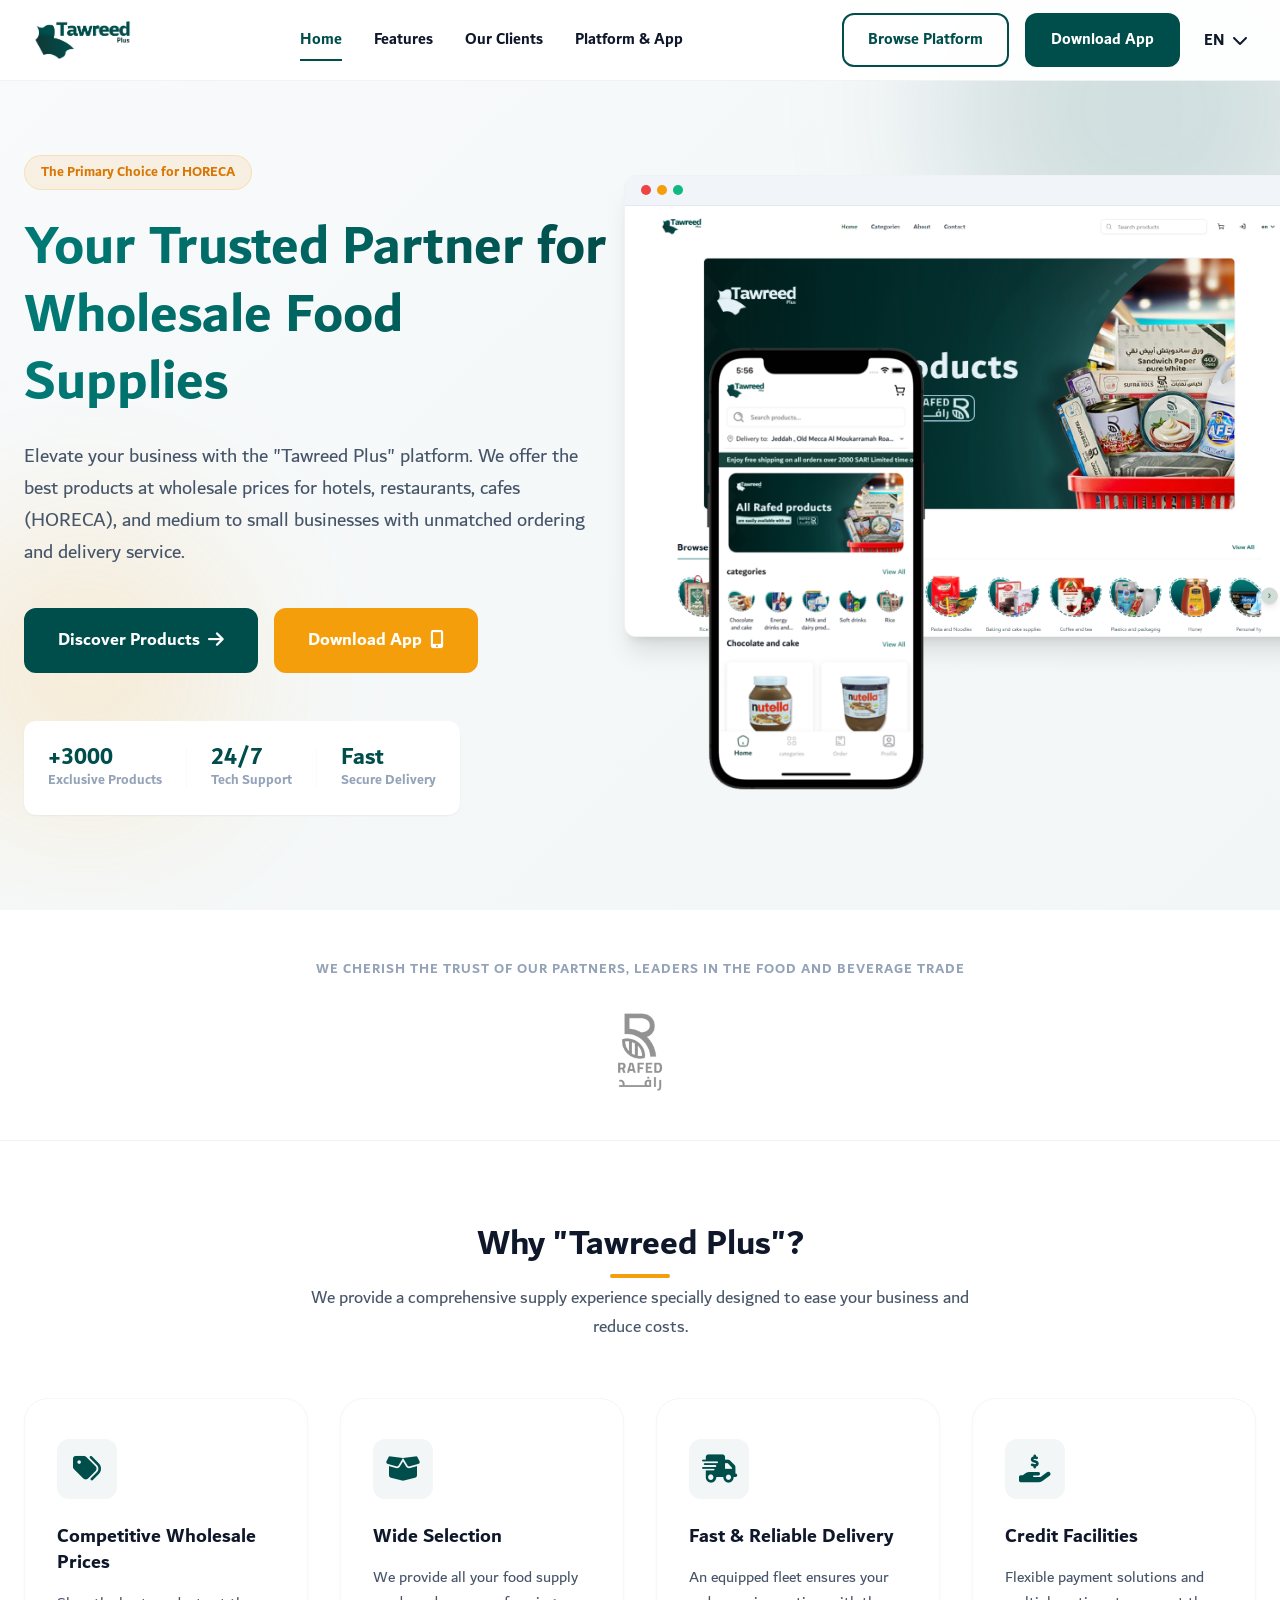
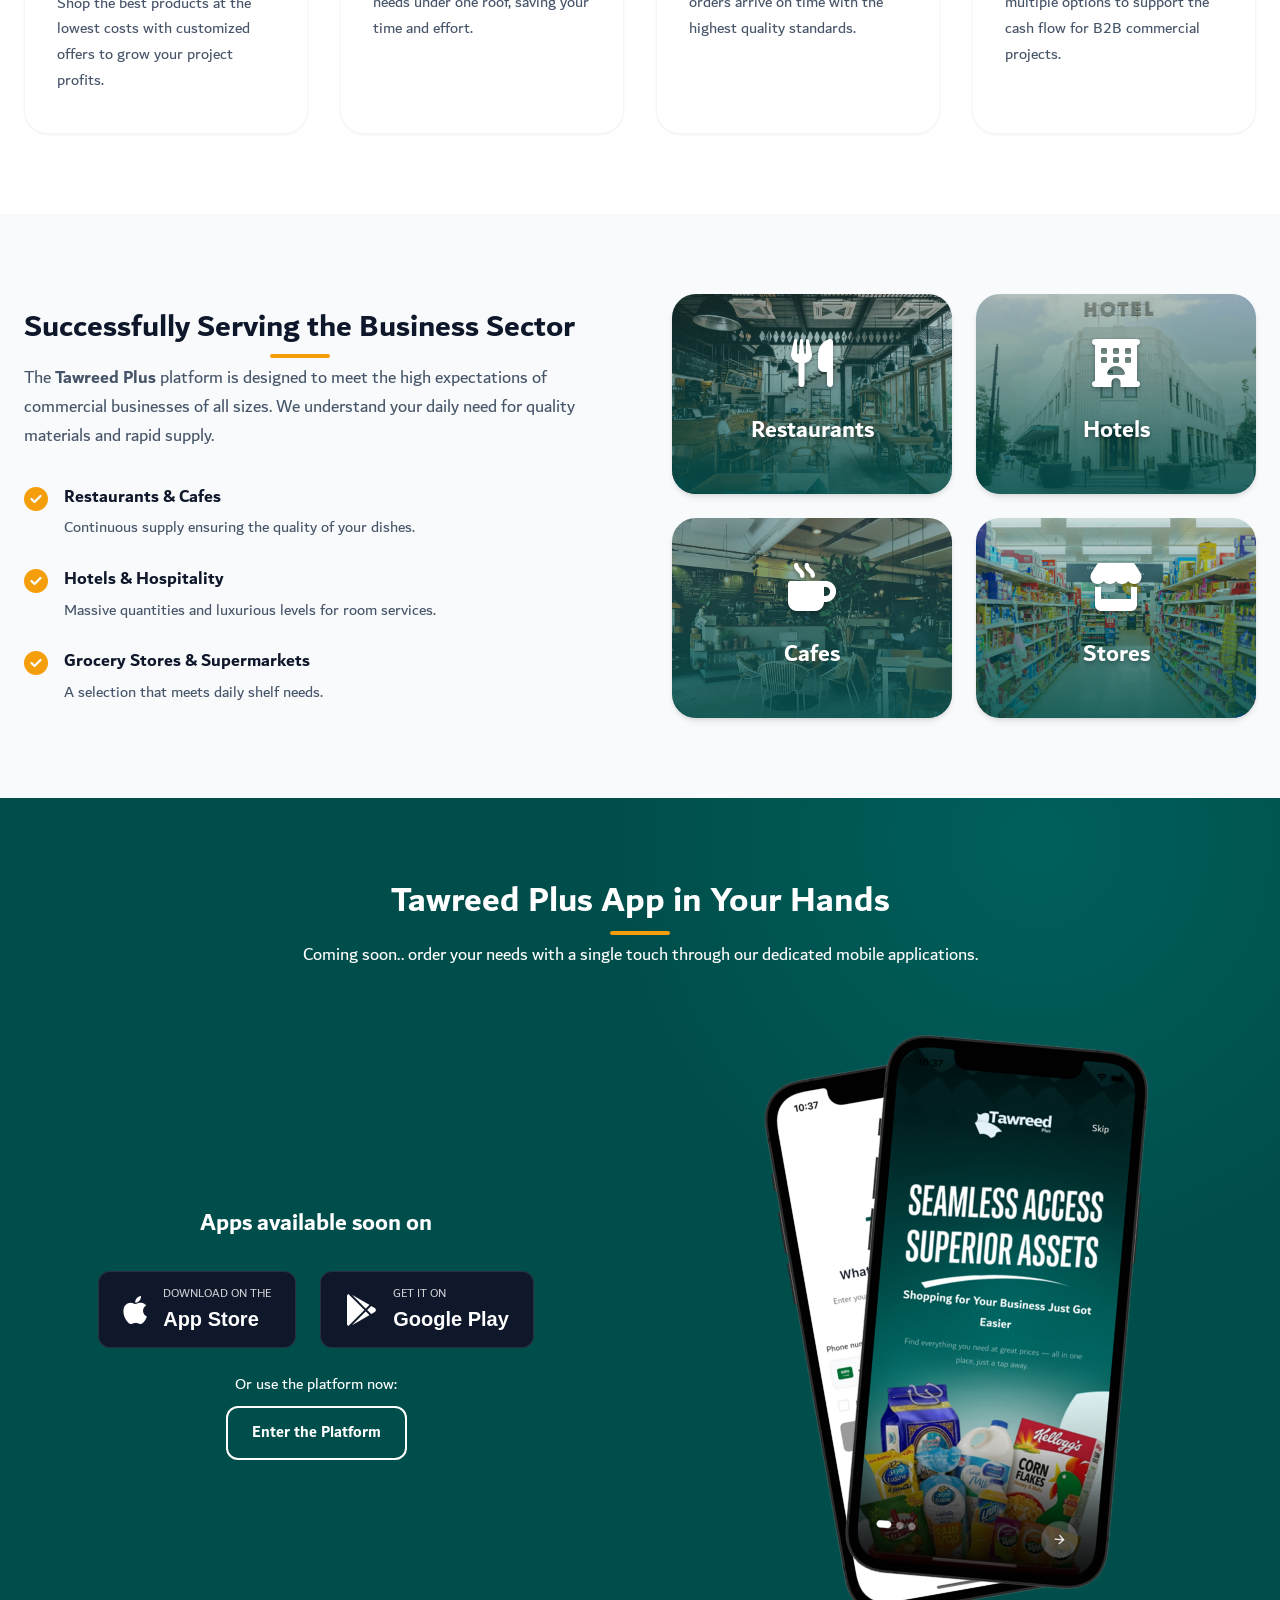
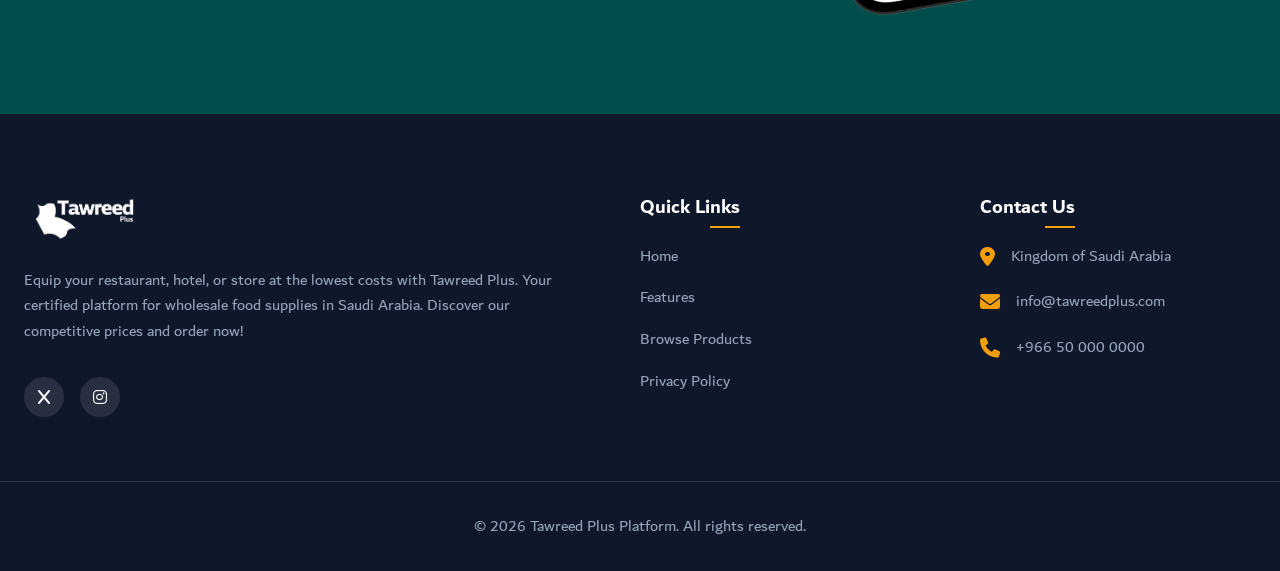
<file: en.html>
<!DOCTYPE html>
<html lang="en" dir="ltr">
<head>
    <meta charset="UTF-8">
    <meta name="viewport" content="width=device-width, initial-scale=1.0">
    <meta name="color-scheme" content="light">
    
    <!-- Core SEO Meta Tags -->
    <title>TawreedPlus | Wholesale Food Supplies</title>
    <meta name="description" content="Equip your restaurant, hotel, or store at the lowest costs with Tawreed Plus. Your certified platform for wholesale food supplies in Jeddah and Makkah. Discover our competitive prices and order now!">
    <meta name="keywords" content="wholesale supply, wholesale platform, food products, Saudi Arabia, restaurants, hotels, cafes, supply chain, bulk orders, Tawreed Plus, food suppliers, wholesale prices">
    <meta name="author" content="TawreedPlus">
    <meta name="creator" content="TawreedPlus">
    <meta name="publisher" content="TawreedPlus">

    <!-- PWA & Apple Web App -->
    <link rel="manifest" href="manifest.json">
    <meta name="apple-mobile-web-app-capable" content="yes">
    <meta name="apple-mobile-web-app-status-bar-style" content="default">
    <meta name="apple-mobile-web-app-title" content="TawreedPlus">

    <!-- Format Detection -->
    <meta name="format-detection" content="telephone=no, address=no, email=no">

    <!-- Favicon and Icons -->
    <link rel="icon" href="assets/SEO/favicon.ico" sizes="any">
    <link rel="icon" type="image/svg+xml" href="assets/SEO/icon0.svg">
    <link rel="icon" type="image/png" sizes="16x16" href="assets/SEO/favicon-16x16.png">
    <link rel="icon" type="image/png" sizes="32x32" href="assets/SEO/favicon-32x32.png">
    <link rel="apple-touch-icon" href="assets/SEO/apple-icon.png">

    <!-- Open Graph / Facebook -->
    <meta property="og:type" content="website">
    <meta property="og:locale" content="en_US">
    <meta property="og:url" content="https://tawreedplus.com/en.html">
    <meta property="og:site_name" content="TawreedPlus">
    <meta property="og:title" content="TawreedPlus | Wholesale Food Supplies">
    <meta property="og:description" content="Equip your restaurant, hotel, or store at the lowest costs with Tawreed Plus. Your certified platform for wholesale food supplies in Jeddah and Makkah. Discover our competitive prices and order now!">
    <meta property="og:image" content="https://tawreedplus.com/assets/SEO/og-default.png">
    <meta property="og:image:width" content="1200">
    <meta property="og:image:height" content="630">
    <meta property="og:image:type" content="image/png">
    <meta property="og:image:alt" content="TawreedPlus | Wholesale Food Supplies">
    <meta property="og:image" content="https://tawreedplus.com/assets/SEO/og-logo.png">
    <meta property="og:image:width" content="512">
    <meta property="og:image:height" content="512">
    <meta property="og:image:type" content="image/png">
    <meta property="og:image:alt" content="TawreedPlus | Wholesale Food Supplies">

    <!-- Twitter -->
    <meta name="twitter:card" content="summary_large_image">
    <meta name="twitter:site" content="@tawreed_plus">
    <meta name="twitter:creator" content="@tawreed_plus">
    <meta name="twitter:title" content="TawreedPlus | Wholesale Food Supplies">
    <meta name="twitter:description" content="Equip your restaurant, hotel, or store at the lowest costs with Tawreed Plus. Your certified platform for wholesale food supplies in Jeddah and Makkah. Discover our competitive prices and order now!">
    <meta name="twitter:image" content="https://tawreedplus.com/assets/SEO/twitter-card.png">

    <!-- Robots & Search Engine Verification -->
    <meta name="robots" content="index, follow, max-video-preview:-1, max-image-preview:large, max-snippet:-1">
    <meta name="googlebot" content="index, follow, max-video-preview:-1, max-image-preview:large, max-snippet:-1">
    <meta name="yandex-verification" content="5c70cee06b81d879">
    <meta name="msvalidate.01" content="90BAE047D8A0140EA48E7C578818E78B">
    
    <!-- SEO Language Tags -->
    <link rel="alternate" hreflang="ar" href="index.html">
    <link rel="alternate" hreflang="en" href="en.html">
    <link rel="alternate" hreflang="ur" href="ur.html">
    <link rel="alternate" hreflang="x-default" href="index.html">
    <link rel="canonical" href="https://tawreedplus.com/en.html">

    <!-- Structured Data (JSON-LD) -->
    <script type="application/ld+json">
    {
      "@context": "https://schema.org",
      "@type": "Organization",
      "name": "TawreedPlus",
      "url": "https://tawreedplus.com/en.html",
      "logo": "https://tawreedplus.com/assets/SEO/og-logo.png",
      "description": "Leading wholesale food supply platform in Jeddah and Makkah.",
      "address": {
        "@type": "PostalAddress",
        "addressCountry": "SA",
        "addressLocality": "Jeddah"
      },
      "sameAs": [
        "https://www.instagram.com/tawreedplus.sa/"
      ]
    }
    </script>

    <!-- Icons -->
    <link rel="stylesheet" href="https://cdnjs.cloudflare.com/ajax/libs/font-awesome/6.4.0/css/all.min.css">
    
    <!-- Styles -->
    <link rel="stylesheet" href="style.css">
</head>
<body>

    <!-- Header Navigation -->
    <header class="navbar" id="navbar">
        <div class="container nav-content">
            <a href="#" class="logo">
                <img src="assets/Tawreed_logo_en.png" alt="Tawreed Plus" class="logo-img">
            </a>
            
            <nav class="nav-links">
                <a href="#hero" class="nav-link active">Home</a>
                <a href="#services" class="nav-link">Features</a>
                <a href="#audience" class="nav-link">Our Clients</a>
                <a href="#platform" class="nav-link">Platform & App</a>
            </nav>

            <div class="nav-actions">
                
                <a href="https://store.tawreedplus.com/en/" target="_blank" class="btn btn-outline">Browse Platform</a>
                <a href="#platform" class="btn btn-primary">Download App</a>
                <div class="lang-dropdown">
                    <button class="lang-dropbtn">
                        <span>EN</span> <i class="fas fa-chevron-down"></i>
                    </button>
                    <div class="lang-dropdown-content">
                        <a href="en.html" class="active">English</a>
                        <a href="index.html">العربية</a>
                        <a href="ur.html">اردو</a>
                    </div>
                </div>
                <button class="menu-toggle" aria-label="Toggle Menu">
                    <i class="fas fa-bars"></i>
                </button>
            </div>
        </div>
    </header>

    <!-- Mobile Menu -->
    <div class="mobile-menu" id="mobile-menu">
        <button class="close-menu" aria-label="Close Menu">
            <i class="fas fa-times"></i>
        </button>
        <div class="mobile-nav-links">
            <div class="mobile-lang-selector">
                <span class="lang-label">Language</span>
                <div class="lang-buttons">
                    <a href="en.html" class="lang-btn active">English</a>
                    <a href="index.html" class="lang-btn">العربية</a>
                    <a href="ur.html" class="lang-btn">اردو</a>
                </div>
            </div>
            <a href="#hero" class="mobile-nav-link">Home</a>
            <a href="#services" class="mobile-nav-link">Features</a>
            <a href="#audience" class="mobile-nav-link">Our Clients</a>
            <a href="#platform" class="mobile-nav-link">Platform & App</a>
            <a href="https://store.tawreedplus.com/en/" target="_blank" class="mobile-btn btn-outline">Browse Platform</a>
        </div>
    </div>

    <!-- Hero Section -->
    <section id="hero" class="hero">
        <div class="hero-bg-shapes">
            <div class="shape shape-1"></div>
            <div class="shape shape-2"></div>
        </div>
        <div class="container hero-container">
            <div class="hero-content" data-aos="fade-up">
                <span class="badge">The Primary Choice for HORECA</span>
                <h1 class="hero-title">Your Trusted Partner for Wholesale Food Supplies</h1>
                <p class="hero-description">
                    Elevate your business with the "Tawreed Plus" platform. We offer the best products at wholesale prices for hotels, restaurants, cafes (HORECA), and medium to small businesses with unmatched ordering and delivery service.
                </p>
                <div class="hero-buttons">
                    <a href="https://store.tawreedplus.com/en/" target="_blank" class="btn btn-primary btn-large">
                        Discover Products
                        <i class="fas fa-arrow-right"></i>
                    </a>
                    <a href="#platform" class="btn btn-secondary btn-large">
                        Download App
                        <i class="fas fa-mobile-screen-button"></i>
                    </a>
                </div>
                <div class="hero-stats">
                    <div class="stat-item">
                        <span class="stat-number">+3000</span>
                        <span class="stat-text">Exclusive Products</span>
                    </div>
                    <div class="stat-divider"></div>
                    <div class="stat-item">
                        <span class="stat-number">24/7</span>
                        <span class="stat-text">Tech Support</span>
                    </div>
                    <div class="stat-divider"></div>
                    <div class="stat-item">
                        <span class="stat-number">Fast</span>
                        <span class="stat-text">Secure Delivery</span>
                    </div>
                </div>
            </div>
            <div class="hero-image-wrapper" data-aos="fade-up" data-aos-delay="200">
                <div class="hero-mockup-scene">
                    <div class="mockup mockup-web">
                        <div class="browser-header">
                            <span class="dot red"></span>
                            <span class="dot yellow"></span>
                            <span class="dot green"></span>
                        </div>
                        <img src="assets/Web_Platform_en.jpg" alt="Web Platform">
                    </div>
                    <div class="mockup mockup-mobile pulse-animation">
                         <img src="assets/Mobile_App_en.png" alt="Mobile App">
                    </div>
                </div>
            </div>
        </div>
    </section>

    <!-- Partners / Trust Section -->
    <section class="trust-section">
        <div class="container text-center">
            <p class="trust-text">We cherish the trust of our partners, leaders in the food and beverage trade</p>
            <div class="trust-logos">
                <div class="trust-logo">
                    <img src="assets/rafed-above-logo-512.png" alt="Rafed Partner Logo">
                </div>
            </div>
        </div>
    </section>

    <!-- Services / Features Section -->
    <section id="services" class="features section-padding">
        <div class="container">
            <div class="section-header text-center" data-aos="fade-up">
                <h2 class="section-title">Why "Tawreed Plus"?</h2>
                <p class="section-subtitle">We provide a comprehensive supply experience specially designed to ease your business and reduce costs.</p>
            </div>
            <div class="features-grid">
                
                <div class="feature-card" data-aos="fade-up" data-aos-delay="100">
                    <div class="feature-icon">
                        <i class="fas fa-tags"></i>
                    </div>
                    <h3 class="feature-title">Competitive Wholesale Prices</h3>
                    <p class="feature-desc">Shop the best products at the lowest costs with customized offers to grow your project profits.</p>
                </div>

                <div class="feature-card" data-aos="fade-up" data-aos-delay="200">
                    <div class="feature-icon">
                        <i class="fas fa-box-open"></i>
                    </div>
                    <h3 class="feature-title">Wide Selection</h3>
                    <p class="feature-desc">We provide all your food supply needs under one roof, saving your time and effort.</p>
                </div>

                <div class="feature-card" data-aos="fade-up" data-aos-delay="300">
                    <div class="feature-icon">
                        <i class="fas fa-truck-fast"></i>
                    </div>
                    <h3 class="feature-title">Fast & Reliable Delivery</h3>
                    <p class="feature-desc">An equipped fleet ensures your orders arrive on time with the highest quality standards.</p>
                </div>

                <div class="feature-card" data-aos="fade-up" data-aos-delay="400">
                    <div class="feature-icon">
                        <i class="fas fa-hand-holding-dollar"></i>
                    </div>
                    <h3 class="feature-title">Credit Facilities</h3>
                    <p class="feature-desc">Flexible payment solutions and multiple options to support the cash flow for B2B commercial projects.</p>
                </div>

            </div>
        </div>
    </section>

    <!-- Target Audience Section -->
    <section id="audience" class="audience section-padding bg-light">
        <div class="container">
            <div class="audience-wrapper">
                <div class="audience-content" data-aos="fade-right">
                    <h2 class="section-title" style="font-size: 2rem;">Successfully Serving the Business Sector</h2>
                    <p class="audience-desc">
                        The <strong>Tawreed Plus</strong> platform is designed to meet the high expectations of commercial businesses of all sizes. We understand your daily need for quality materials and rapid supply.
                    </p>
                    <ul class="audience-list">
                        <li>
                            <i class="fas fa-check-circle"></i>
                            <div>
                                <strong>Restaurants & Cafes</strong>
                                <span>Continuous supply ensuring the quality of your dishes.</span>
                            </div>
                        </li>
                        <li>
                            <i class="fas fa-check-circle"></i>
                            <div>
                                <strong>Hotels & Hospitality</strong>
                                <span>Massive quantities and luxurious levels for room services.</span>
                            </div>
                        </li>
                        <li>
                            <i class="fas fa-check-circle"></i>
                            <div>
                                <strong>Grocery Stores & Supermarkets</strong>
                                <span>A selection that meets daily shelf needs.</span>
                            </div>
                        </li>
                    </ul>
                </div>
                <div class="audience-grid" data-aos="fade-left">
                    <div class="aud-card aud-1">
                        <div class="aud-overlay"></div>
                        <i class="fas fa-utensils aud-icon"></i>
                        <span>Restaurants</span>
                    </div>
                    <div class="aud-card aud-2">
                        <div class="aud-overlay"></div>
                        <i class="fas fa-hotel aud-icon"></i>
                        <span>Hotels</span>
                    </div>
                    <div class="aud-card aud-3">
                        <div class="aud-overlay"></div>
                        <i class="fas fa-mug-hot aud-icon"></i>
                        <span>Cafes</span>
                    </div>
                    <div class="aud-card aud-4">
                        <div class="aud-overlay"></div>
                        <i class="fas fa-store aud-icon"></i>
                        <span>Stores</span>
                    </div>
                </div>
            </div>
        </div>
    </section>

    <!-- App / Platform Showcase Section -->
    <section id="platform" class="platform section-padding">
        <div class="container">
            <div class="platform-container text-center">
                <h2 class="section-title text-white">Tawreed Plus App in Your Hands</h2>
                <p class="section-subtitle text-white">Coming soon.. order your needs with a single touch through our dedicated mobile applications.</p>
                
                <div class="app-showcase-grid">
                    <div class="app-downloads" data-aos="zoom-in">
                        <h3 class="download-title">Apps available soon on</h3>
                        <div class="download-buttons">
                            <a href="#" class="store-btn">
                                <i class="fab fa-apple"></i>
                                <div class="btn-text">
                                    <span class="small-text">Download on the</span>
                                    <span class="large-text">App Store</span>
                                </div>
                            </a>
                            <a href="#" class="store-btn">
                                <i class="fab fa-google-play"></i>
                                <div class="btn-text">
                                    <span class="small-text">Get it on</span>
                                    <span class="large-text">Google Play</span>
                                </div>
                            </a>
                        </div>
                        <div class="web-link-wrapper mt-4">
                            <p class="mb-2 text-white">Or use the platform now:</p>
                            <a href="https://store.tawreedplus.com/en/" target="_blank" class="btn btn-outline" style="border-color: white; color: white;">
                                Enter the Platform
                            </a>
                        </div>
                    </div>
                    <div class="app-visuals" data-aos="zoom-in" data-aos-delay="200">
                        <div class="phones-container">
                            <img src="assets/App_Screen_1_en.png" alt="First App Screen" class="phone-img phone-left">
                            <img src="assets/App_Screen_2_en.png" alt="Second App Screen" class="phone-img phone-right">
                        </div>
                    </div>
                </div>
            </div>
        </div>
        <div class="slant-bottom"></div>
    </section>

    <!-- Footer -->
    <footer class="footer" id="footer">
        <div class="container footer-top">
            <div class="footer-col brand-col">
                <img src="assets/Tawreed_logo_en.png" alt="Tawreed Plus" class="footer-logo">
                <p class="footer-desc">
                   Equip your restaurant, hotel, or store at the lowest costs with Tawreed Plus. Your certified platform for wholesale food supplies in Saudi Arabia. Discover our competitive prices and order now!
                </p>
                <div class="social-links">
                    <a href="https://x.com/TawredPlus" aria-label="X"><i class="fab fa-x"></i></a>
                    <a href="https://www.instagram.com/tawreedplus.sa/" aria-label="Instagram"><i class="fab fa-instagram"></i></a>
                </div>
            </div>
            
            <div class="footer-col links-col">
                <h4 class="footer-heading">Quick Links</h4>
                <ul>
                    <li><a href="#hero">Home</a></li>
                    <li><a href="#services">Features</a></li>
                    <li><a href="https://store.tawreedplus.com/en/" target="_blank">Browse Products</a></li>
                    <li><a href="#">Privacy Policy</a></li>
                </ul>
            </div>  

            <div class="footer-col contact-col">
                <h4 class="footer-heading">Contact Us</h4>
                <ul class="contact-list">
                    <li>
                        <i class="fas fa-location-dot"></i>
                        <span>Kingdom of Saudi Arabia</span>
                    </li>
                    <li>
                        <i class="fas fa-envelope"></i>
                        <a href="mailto:info@tawreedplus.com">info@tawreedplus.com</a>
                    </li>
                    <li>
                        <i class="fas fa-phone"></i>
                        <a href="tel:+966500000000">+966 50 000 0000</a>
                    </li>
                </ul>
            </div>
        </div>
        <div class="container footer-bottom">
            <p>&copy; <span id="year"></span> Tawreed Plus Platform. All rights reserved.</p>
        </div>
    </footer>

    <!-- Scripts -->
    <script src="script.js"></script>
</body>
</html>
</file>
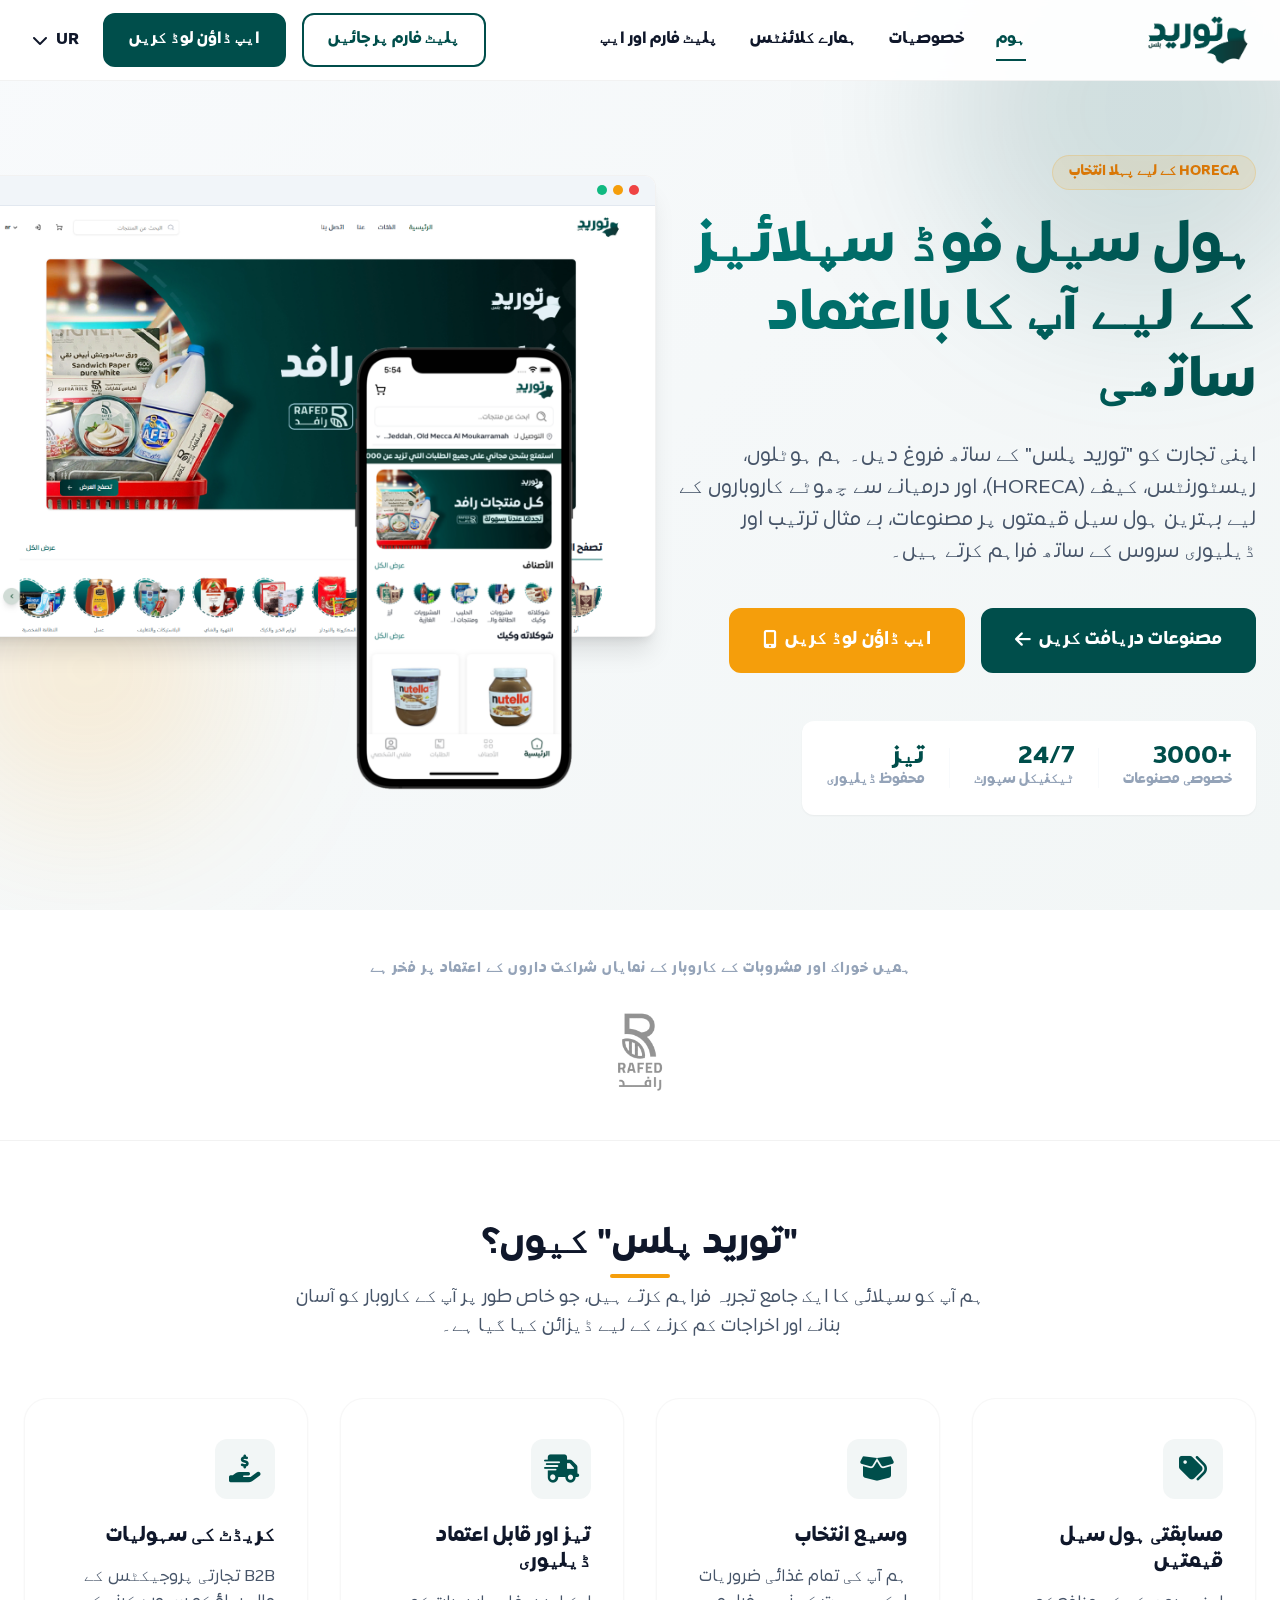
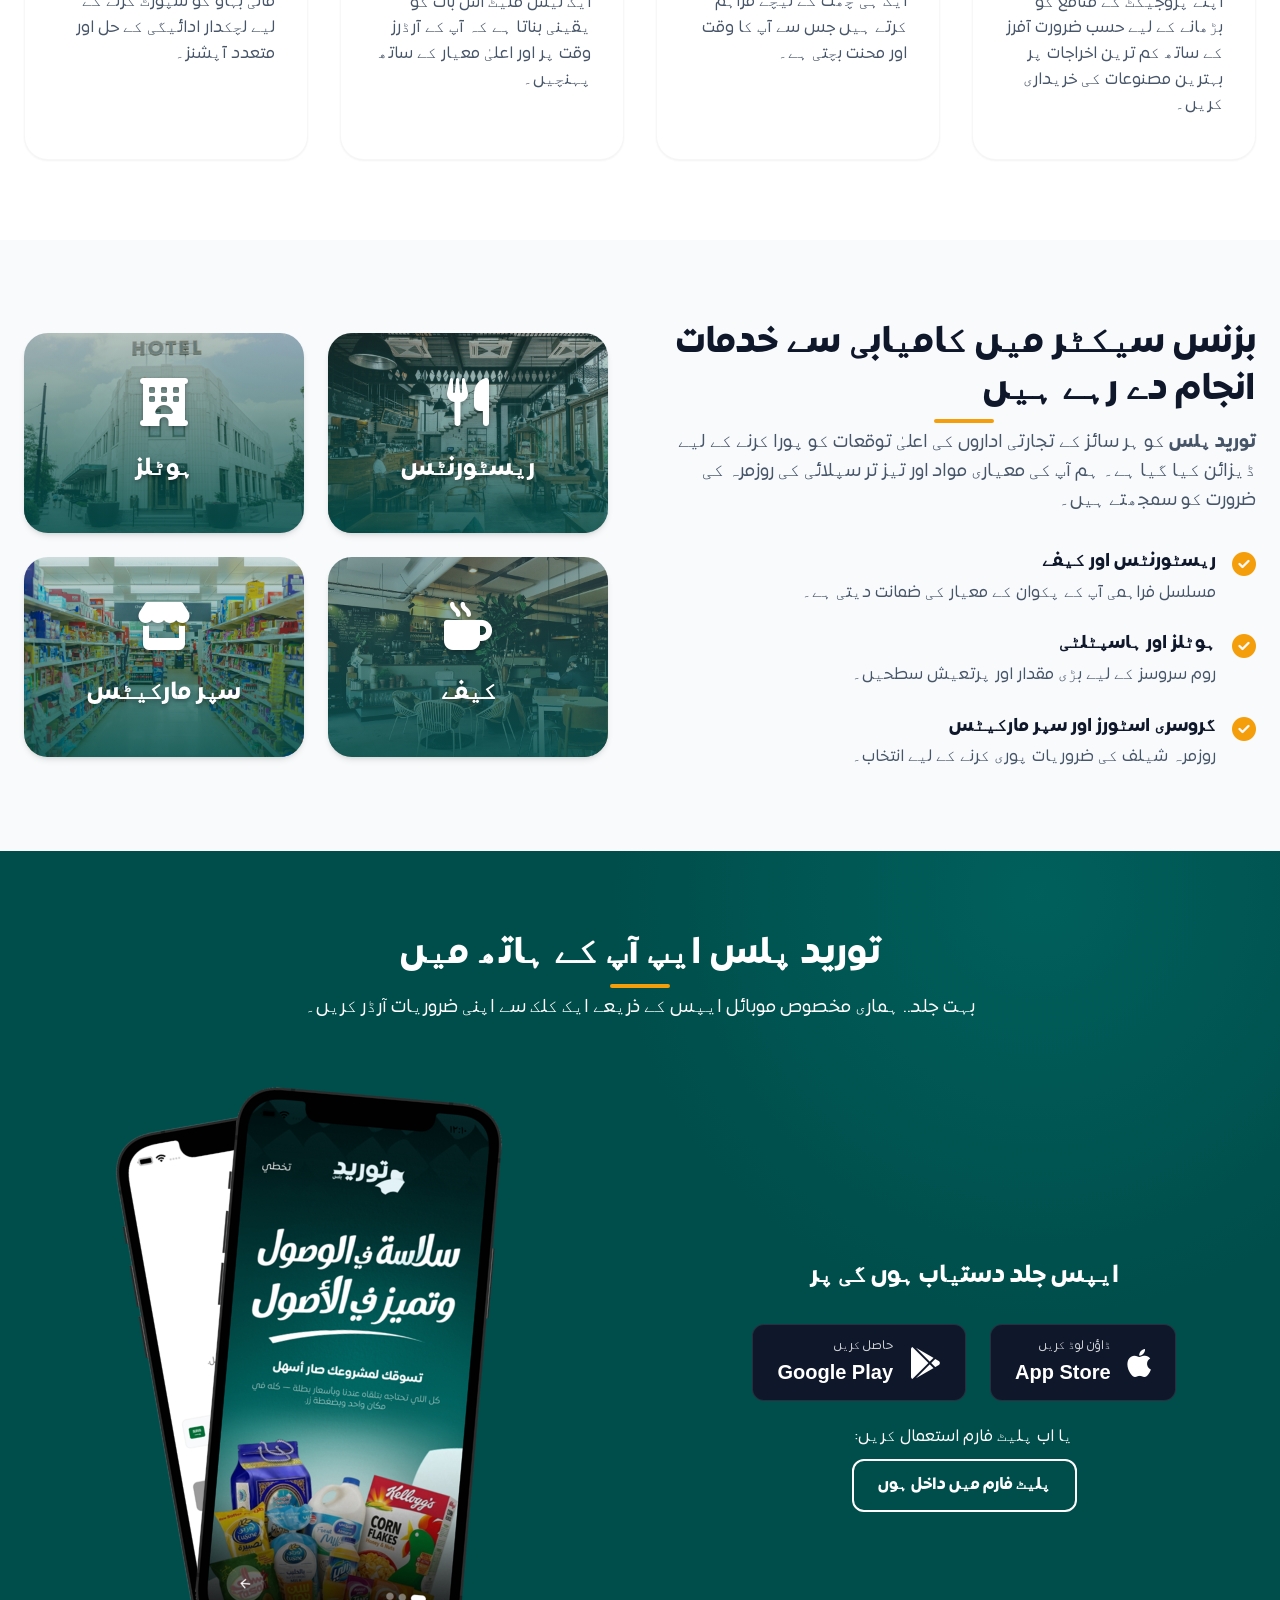
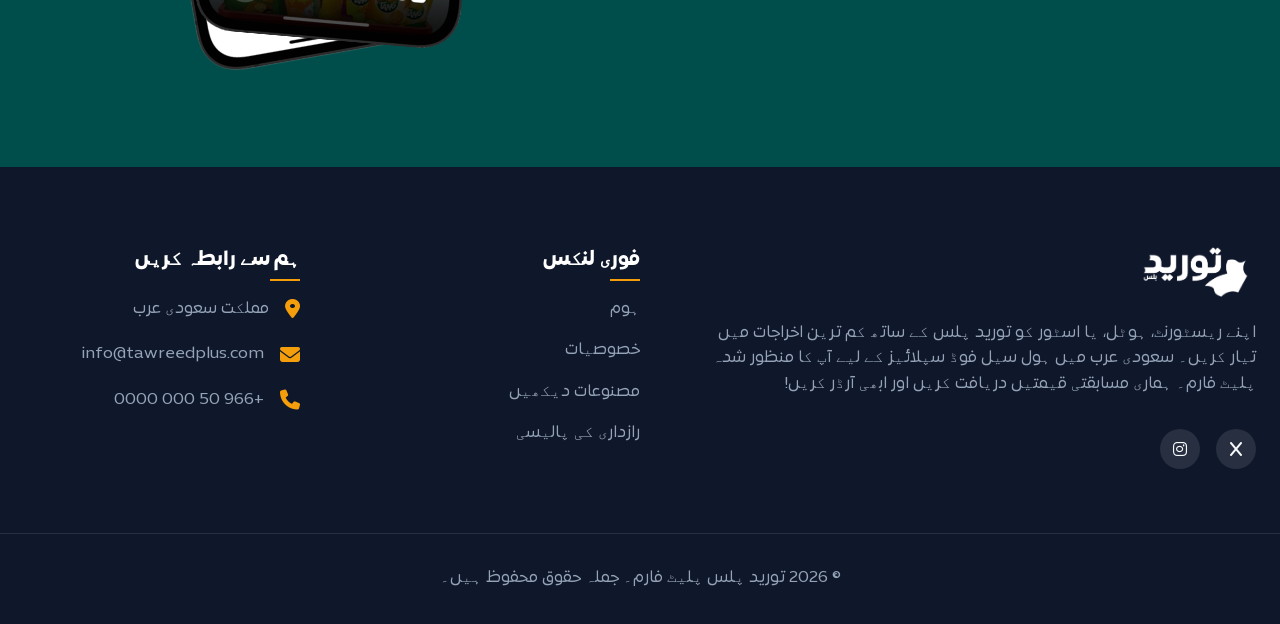
<file: ur.html>
<!DOCTYPE html>
<html lang="ur" dir="rtl">
<head>
    <meta charset="UTF-8">
    <meta name="viewport" content="width=device-width, initial-scale=1.0">
    <meta name="color-scheme" content="light">
    
    <!-- Core SEO Meta Tags -->
    <title>TawreedPlus | توريد پلس</title>
    <meta name="description" content="اپنے ریسٹورنٹ، ہوٹل، یا اسٹور کو توريد پلس کے ساتھ کم ترین اخراجات میں تیار کریں۔ جدہ اور مکہ میں ہول سیل فوڈ سپلائیز کے لیے آپ کا منظور شدہ پلیٹ فارم۔ ہماری مسابقتی قیمتیں دریافت کریں اور ابھی آرڈر کریں!">
    <meta name="keywords" content="تھوک سپلائی, ہول سیل پلیٹ فارم, کھانے کی مصنوعات, سعودی عرب, ریسٹورنٹس, ہوٹل, کیفے, سپلائی چین, تھوک آرڈرز, توريد پلس, فوڈ سپلائرز, ہول سیل قیمتیں">
    <meta name="author" content="TawreedPlus">
    <meta name="creator" content="TawreedPlus">
    <meta name="publisher" content="TawreedPlus">

    <!-- PWA & Apple Web App -->
    <link rel="manifest" href="manifest.json">
    <meta name="apple-mobile-web-app-capable" content="yes">
    <meta name="apple-mobile-web-app-status-bar-style" content="default">
    <meta name="apple-mobile-web-app-title" content="TawreedPlus">

    <!-- Format Detection -->
    <meta name="format-detection" content="telephone=no, address=no, email=no">

    <!-- Favicon and Icons -->
    <link rel="icon" href="assets/SEO/favicon.ico" sizes="any">
    <link rel="icon" type="image/svg+xml" href="assets/SEO/icon0.svg">
    <link rel="icon" type="image/png" sizes="16x16" href="assets/SEO/favicon-16x16.png">
    <link rel="icon" type="image/png" sizes="32x32" href="assets/SEO/favicon-32x32.png">
    <link rel="apple-touch-icon" href="assets/SEO/apple-icon.png">

    <!-- Open Graph / Facebook -->
    <meta property="og:type" content="website">
    <meta property="og:locale" content="ur_PK">
    <meta property="og:url" content="https://tawreedplus.com/ur.html">
    <meta property="og:site_name" content="TawreedPlus">
    <meta property="og:title" content="TawreedPlus | توريد پلس">
    <meta property="og:description" content="اپنے ریسٹورنٹ، ہوٹل، یا اسٹور کو توريد پلس کے ساتھ کم ترین اخراجات میں تیار کریں۔ جدہ اور مکہ میں ہول سیل فوڈ سپلائیز کے لیے آپ کا منظور شدہ پلیٹ فارم۔ ہماری مسابقتی قیمتیں دریافت کریں اور ابھی آرڈر کریں!">
    <meta property="og:image" content="https://tawreedplus.com/assets/SEO/og-default.png">
    <meta property="og:image:width" content="1200">
    <meta property="og:image:height" content="630">
    <meta property="og:image:type" content="image/png">
    <meta property="og:image:alt" content="TawreedPlus | توريد پلس">
    <meta property="og:image" content="https://tawreedplus.com/assets/SEO/og-logo.png">
    <meta property="og:image:width" content="512">
    <meta property="og:image:height" content="512">
    <meta property="og:image:type" content="image/png">
    <meta property="og:image:alt" content="TawreedPlus | توريد پلس">

    <!-- Twitter -->
    <meta name="twitter:card" content="summary_large_image">
    <meta name="twitter:site" content="@tawreed_plus">
    <meta name="twitter:creator" content="@tawreed_plus">
    <meta name="twitter:title" content="TawreedPlus | توريد پلس">
    <meta name="twitter:description" content="اپنے ریسٹورنٹ، ہوٹل، یا اسٹور کو توريد پلس کے ساتھ کم ترین اخراجات میں تیار کریں۔ جدہ اور مکہ میں ہول سیل فوڈ سپلائیز کے لیے آپ کا منظور شدہ پلیٹ فارم۔ ہماری مسابقتی قیمتیں دریافت کریں اور ابھی آرڈر کریں!">
    <meta name="twitter:image" content="https://tawreedplus.com/assets/SEO/twitter-card.png">

    <!-- Robots & Search Engine Verification -->
    <meta name="robots" content="index, follow, max-video-preview:-1, max-image-preview:large, max-snippet:-1">
    <meta name="googlebot" content="index, follow, max-video-preview:-1, max-image-preview:large, max-snippet:-1">
    <meta name="yandex-verification" content="5c70cee06b81d879">
    <meta name="msvalidate.01" content="90BAE047D8A0140EA48E7C578818E78B">
    
    <!-- SEO Language Tags -->
    <link rel="alternate" hreflang="ar" href="index.html">
    <link rel="alternate" hreflang="en" href="en.html">
    <link rel="alternate" hreflang="ur" href="ur.html">
    <link rel="alternate" hreflang="x-default" href="index.html">
    <link rel="canonical" href="https://tawreedplus.com/ur.html">

    <!-- Structured Data (JSON-LD) -->
    <script type="application/ld+json">
    {
      "@context": "https://schema.org",
      "@type": "Organization",
      "name": "توريد پلس",
      "url": "https://tawreedplus.com/ur.html",
      "logo": "https://tawreedplus.com/assets/SEO/og-logo.png",
      "description": "جدہ اور مکہ میں ہول سیل فوڈ سپلائی کا معروف پلیٹ فارم۔",
      "address": {
        "@type": "PostalAddress",
        "addressCountry": "SA",
        "addressLocality": "Jeddah"
      },
      "sameAs": [
        "https://www.instagram.com/tawreedplus.sa/"
      ]
    }
    </script>

    <!-- Icons -->
    <link rel="stylesheet" href="https://cdnjs.cloudflare.com/ajax/libs/font-awesome/6.4.0/css/all.min.css">
    
    <!-- Styles -->
    <link rel="stylesheet" href="style.css">
</head>
<body>

    <!-- Header Navigation -->
    <header class="navbar" id="navbar">
        <div class="container nav-content">
            <a href="#" class="logo">
                <img src="assets/Tawreed_logo_ar.png" alt="توريد پلس" class="logo-img">
            </a>
            
            <nav class="nav-links">
                <a href="#hero" class="nav-link active">ہوم</a>
                <a href="#services" class="nav-link">خصوصیات</a>
                <a href="#audience" class="nav-link">ہمارے کلائنٹس</a>
                <a href="#platform" class="nav-link">پلیٹ فارم اور ایپ</a>
            </nav>

            <div class="nav-actions">
                
                <a href="https://store.tawreedplus.com/ur/" target="_blank" class="btn btn-outline">پلیٹ فارم پر جائیں</a>
                <a href="#platform" class="btn btn-primary">ایپ ڈاؤن لوڈ کریں</a>
                <div class="lang-dropdown">
                    <button class="lang-dropbtn">
                        <span>UR</span> <i class="fas fa-chevron-down"></i>
                    </button>
                    <div class="lang-dropdown-content">
                        <a href="en.html">English</a>
                        <a href="index.html">العربية</a>
                        <a href="ur.html" class="active">اردو</a>
                    </div>
                </div>
                <button class="menu-toggle" aria-label="Toggle Menu">
                    <i class="fas fa-bars"></i>
                </button>
            </div>
        </div>
    </header>

    <!-- Mobile Menu -->
    <div class="mobile-menu" id="mobile-menu">
        <button class="close-menu" aria-label="Close Menu">
            <i class="fas fa-times"></i>
        </button>
        <div class="mobile-nav-links">
            <div class="mobile-lang-selector">
                <span class="lang-label">زبان</span>
                <div class="lang-buttons">
                    <a href="en.html" class="lang-btn">English</a>
                    <a href="index.html" class="lang-btn">العربية</a>
                    <a href="ur.html" class="lang-btn active">اردو</a>
                </div>
            </div>
            <a href="#hero" class="mobile-nav-link">ہوم</a>
            <a href="#services" class="mobile-nav-link">خصوصیات</a>
            <a href="#audience" class="mobile-nav-link">ہمارے کلائنٹس</a>
            <a href="#platform" class="mobile-nav-link">پلیٹ فارم اور ایپ</a>
            <a href="https://store.tawreedplus.com/ur/" target="_blank" class="mobile-btn btn-outline">پلیٹ فارم پر جائیں</a>
        </div>
    </div>

    <!-- Hero Section -->
    <section id="hero" class="hero">
        <div class="hero-bg-shapes">
            <div class="shape shape-1"></div>
            <div class="shape shape-2"></div>
        </div>
        <div class="container hero-container">
            <div class="hero-content" data-aos="fade-up">
                <span class="badge">HORECA کے لیے پہلا انتخاب</span>
                <h1 class="hero-title">ہول سیل فوڈ سپلائیز کے لیے آپ کا بااعتماد ساتھی</h1>
                <p class="hero-description">
                    اپنی تجارت کو "توريد پلس" کے ساتھ فروغ دیں۔ ہم ہوٹلوں، ریسٹورنٹس، کیفے (HORECA)، اور درمیانے سے چھوٹے کاروباروں کے لیے بہترین ہول سیل قیمتوں پر مصنوعات، بے مثال ترتیب اور ڈیلیوری سروس کے ساتھ فراہم کرتے ہیں۔
                </p>
                <div class="hero-buttons">
                    <a href="https://store.tawreedplus.com/ur/" target="_blank" class="btn btn-primary btn-large">
                        مصنوعات دریافت کریں
                        <i class="fas fa-arrow-left"></i>
                    </a>
                    <a href="#platform" class="btn btn-secondary btn-large">
                        ایپ ڈاؤن لوڈ کریں
                        <i class="fas fa-mobile-screen-button"></i>
                    </a>
                </div>
                <div class="hero-stats">
                    <div class="stat-item">
                        <span class="stat-number">+3000</span>
                        <span class="stat-text">خصوصی مصنوعات</span>
                    </div>
                    <div class="stat-divider"></div>
                    <div class="stat-item">
                        <span class="stat-number">24/7</span>
                        <span class="stat-text">ٹیکنیکل سپورٹ</span>
                    </div>
                    <div class="stat-divider"></div>
                    <div class="stat-item">
                        <span class="stat-number">تیز</span>
                        <span class="stat-text">محفوظ ڈیلیوری</span>
                    </div>
                </div>
            </div>
            <div class="hero-image-wrapper" data-aos="fade-up" data-aos-delay="200">
                <div class="hero-mockup-scene">
                    <div class="mockup mockup-web">
                        <div class="browser-header">
                            <span class="dot red"></span>
                            <span class="dot yellow"></span>
                            <span class="dot green"></span>
                        </div>
                        <img src="assets/Web_Platform_ar.jpg" alt="ویب پلیٹ فارم">
                    </div>
                    <div class="mockup mockup-mobile pulse-animation">
                         <img src="assets/Mobile_App_ar.png" alt="موبائل ایپ">
                    </div>
                </div>
            </div>
        </div>
    </section>

    <!-- Partners / Trust Section -->
    <section class="trust-section">
        <div class="container text-center">
            <p class="trust-text">ہمیں خوراک اور مشروبات کے کاروبار کے نمایاں شراکت داروں کے اعتماد پر فخر ہے</p>
            <div class="trust-logos">
                <div class="trust-logo">
                    <img src="assets/rafed-above-logo-512.png" alt="Rafed Partner Logo">
                </div>
            </div>
        </div>
    </section>

    <!-- Services / Features Section -->
    <section id="services" class="features section-padding">
        <div class="container">
            <div class="section-header text-center" data-aos="fade-up">
                <h2 class="section-title">"توريد پلس" کیوں؟</h2>
                <p class="section-subtitle">ہم آپ کو سپلائی کا ایک جامع تجربہ فراہم کرتے ہیں، جو خاص طور پر آپ کے کاروبار کو آسان بنانے اور اخراجات کم کرنے کے لیے ڈیزائن کیا گیا ہے۔</p>
            </div>
            <div class="features-grid">
                
                <div class="feature-card" data-aos="fade-up" data-aos-delay="100">
                    <div class="feature-icon">
                        <i class="fas fa-tags"></i>
                    </div>
                    <h3 class="feature-title">مسابقتی ہول سیل قیمتیں</h3>
                    <p class="feature-desc">اپنے پروجیکٹ کے منافع کو بڑھانے کے لیے حسب ضرورت آفرز کے ساتھ کم ترین اخراجات پر بہترین مصنوعات کی خریداری کریں۔</p>
                </div>

                <div class="feature-card" data-aos="fade-up" data-aos-delay="200">
                    <div class="feature-icon">
                        <i class="fas fa-box-open"></i>
                    </div>
                    <h3 class="feature-title">وسیع انتخاب</h3>
                    <p class="feature-desc">ہم آپ کی تمام غذائی ضروریات ایک ہی چھت کے نیچے فراہم کرتے ہیں جس سے آپ کا وقت اور محنت بچتی ہے۔</p>
                </div>

                <div class="feature-card" data-aos="fade-up" data-aos-delay="300">
                    <div class="feature-icon">
                        <i class="fas fa-truck-fast"></i>
                    </div>
                    <h3 class="feature-title">تیز اور قابل اعتماد ڈیلیوری</h3>
                    <p class="feature-desc">ایک لیس فلیٹ اس بات کو یقینی بناتا ہے کہ آپ کے آرڈرز وقت پر اور اعلیٰ معیار کے ساتھ پہنچیں۔</p>
                </div>

                <div class="feature-card" data-aos="fade-up" data-aos-delay="400">
                    <div class="feature-icon">
                        <i class="fas fa-hand-holding-dollar"></i>
                    </div>
                    <h3 class="feature-title">کریڈٹ کی سہولیات</h3>
                    <p class="feature-desc">B2B تجارتی پروجیکٹس کے مالی بہاؤ کو سپورٹ کرنے کے لیے لچکدار ادائیگی کے حل اور متعدد آپشنز۔</p>
                </div>

            </div>
        </div>
    </section>

    <!-- Target Audience Section -->
    <section id="audience" class="audience section-padding bg-light">
        <div class="container">
            <div class="audience-wrapper">
                <div class="audience-content" data-aos="fade-left">
                    <h2 class="section-title">بزنس سیکٹر میں کامیابی سے خدمات انجام دے رہے ہیں</h2>
                    <p class="audience-desc">
                        <strong>توريد پلس</strong> کو ہر سائز کے تجارتی اداروں کی اعلیٰ توقعات کو پورا کرنے کے لیے ڈیزائن کیا گیا ہے۔ ہم آپ کی معیاری مواد اور تیز تر سپلائی کی روزمرہ کی ضرورت کو سمجھتے ہیں۔
                    </p>
                    <ul class="audience-list">
                        <li>
                            <i class="fas fa-check-circle"></i>
                            <div>
                                <strong>ریسٹورنٹس اور کیفے</strong>
                                <span>مسلسل فراہمی آپ کے پکوان کے معیار کی ضمانت دیتی ہے۔</span>
                            </div>
                        </li>
                        <li>
                            <i class="fas fa-check-circle"></i>
                            <div>
                                <strong>ہوٹلز اور ہاسپٹلٹی</strong>
                                <span>روم سروسز کے لیے بڑی مقدار اور پرتعیش سطحیں۔</span>
                            </div>
                        </li>
                        <li>
                            <i class="fas fa-check-circle"></i>
                            <div>
                                <strong>گروسری اسٹورز اور سپر مارکیٹس</strong>
                                <span>روزمرہ شیلف کی ضروریات پوری کرنے کے لیے انتخاب۔</span>
                            </div>
                        </li>
                    </ul>
                </div>
                <div class="audience-grid" data-aos="fade-right">
                    <div class="aud-card aud-1">
                        <div class="aud-overlay"></div>
                        <i class="fas fa-utensils aud-icon"></i>
                        <span>ریسٹورنٹس</span>
                    </div>
                    <div class="aud-card aud-2">
                        <div class="aud-overlay"></div>
                        <i class="fas fa-hotel aud-icon"></i>
                        <span>ہوٹلز</span>
                    </div>
                    <div class="aud-card aud-3">
                        <div class="aud-overlay"></div>
                        <i class="fas fa-mug-hot aud-icon"></i>
                        <span>کیفے</span>
                    </div>
                    <div class="aud-card aud-4">
                        <div class="aud-overlay"></div>
                        <i class="fas fa-store aud-icon"></i>
                        <span>سپر مارکیٹس</span>
                    </div>
                </div>
            </div>
        </div>
    </section>

    <!-- App / Platform Showcase Section -->
    <section id="platform" class="platform section-padding">
        <div class="container">
            <div class="platform-container text-center">
                <h2 class="section-title text-white">توريد پلس ایپ آپ کے ہاتھ میں</h2>
                <p class="section-subtitle text-white">بہت جلد.. ہماری مخصوص موبائل ایپس کے ذریعے ایک کلک سے اپنی ضروریات آرڈر کریں۔</p>
                
                <div class="app-showcase-grid">
                    <div class="app-downloads" data-aos="zoom-in">
                        <h3 class="download-title">ایپس جلد دستیاب ہوں گی پر</h3>
                        <div class="download-buttons">
                            <a href="#" class="store-btn">
                                <i class="fab fa-apple"></i>
                                <div class="btn-text">
                                    <span class="small-text">ڈاؤن لوڈ کریں</span>
                                    <span class="large-text">App Store</span>
                                </div>
                            </a>
                            <a href="#" class="store-btn">
                                <i class="fab fa-google-play"></i>
                                <div class="btn-text">
                                    <span class="small-text">حاصل کریں</span>
                                    <span class="large-text">Google Play</span>
                                </div>
                            </a>
                        </div>
                        <div class="web-link-wrapper mt-4">
                            <p class="mb-2 text-white">یا اب پلیٹ فارم استعمال کریں:</p>
                            <a href="https://store.tawreedplus.com/ur/" target="_blank" class="btn btn-outline" style="border-color: white; color: white;">
                                پلیٹ فارم میں داخل ہوں
                            </a>
                        </div>
                    </div>
                    <div class="app-visuals" data-aos="zoom-in" data-aos-delay="200">
                        <div class="phones-container">
                            <img src="assets/App_Screen_1_ar.png" alt="موبائل سکرین" class="phone-img phone-left">
                            <img src="assets/App_Screen_2_ar.png" alt="موبائل سکرین" class="phone-img phone-right">
                        </div>
                    </div>
                </div>
            </div>
        </div>
        <div class="slant-bottom"></div>
    </section>

    <!-- Footer -->
    <footer class="footer" id="footer">
        <div class="container footer-top">
            <div class="footer-col brand-col">
                <img src="assets/Tawreed_logo_ar.png" alt="Tawreed Plus" class="footer-logo">
                <p class="footer-desc">
                    اپنے ریسٹورنٹ، ہوٹل، یا اسٹور کو توريد پلس کے ساتھ کم ترین اخراجات میں تیار کریں۔ سعودی عرب میں ہول سیل فوڈ سپلائیز کے لیے آپ کا منظور شدہ پلیٹ فارم۔ ہماری مسابقتی قیمتیں دریافت کریں اور ابھی آرڈر کریں!
                </p>
                <div class="social-links">
                    <a href="https://x.com/TawredPlus" aria-label="X"><i class="fab fa-x"></i></a>
                    <a href="https://www.instagram.com/tawreedplus.sa/" aria-label="Instagram"><i class="fab fa-instagram"></i></a>
                </div>
            </div>
            
            <div class="footer-col links-col">
                <h4 class="footer-heading">فوری لنکس</h4>
                <ul>
                    <li><a href="#hero">ہوم</a></li>
                    <li><a href="#services">خصوصیات</a></li>
                    <li><a href="https://store.tawreedplus.com/ur/" target="_blank">مصنوعات دیکھیں</a></li>
                    <li><a href="#">رازداری کی پالیسی</a></li>
                </ul>
            </div>

            <div class="footer-col contact-col">
                <h4 class="footer-heading">ہم سے رابطہ کریں</h4>
                <ul class="contact-list">
                    <li>
                        <i class="fas fa-location-dot"></i>
                        <span>مملکت سعودی عرب</span>
                    </li>
                    <li>
                        <i class="fas fa-envelope"></i>
                        <a href="mailto:info@tawreedplus.com">info@tawreedplus.com</a>
                    </li>
                    <li>
                        <i class="fas fa-phone"></i>
                        <a href="tel:+966500000000">+966 50 000 0000</a>
                    </li>
                </ul>
            </div>
        </div>
        <div class="container footer-bottom">
            <p>&copy; <span id="year"></span> توريد پلس پلیٹ فارم۔ جملہ حقوق محفوظ ہیں۔</p>
        </div>
    </footer>

    <!-- Scripts -->
    <script src="script.js"></script>
</body>
</html>
</file>
<file: style.css>
/* ==========================================================================
   Custom Fonts
   ========================================================================== */
@font-face {
    font-family: 'Dubai';
    src: url('assets/fonts/Dubai/DUBAI-LIGHT.ttf') format('truetype');
    font-weight: 300;
    font-style: normal;
}

@font-face {
    font-family: 'Dubai';
    src: url('assets/fonts/Dubai/DUBAI-REGULAR.ttf') format('truetype');
    font-weight: 400;
    font-style: normal;
}

@font-face {
    font-family: 'Dubai';
    src: url('assets/fonts/Dubai/DUBAI-MEDIUM.ttf') format('truetype');
    font-weight: 500;
    font-style: normal;
}

@font-face {
    font-family: 'Dubai';
    src: url('assets/fonts/Dubai/DUBAI-BOLD.ttf') format('truetype');
    font-weight: 700;
    font-style: normal;
}

@font-face {
    font-family: 'Expo Arabic';
    src: url('assets/fonts/Expo_Arabic/EXPO_ARABIC_LIGHT.ttf') format('truetype');
    font-weight: 300;
    font-style: normal;
}

@font-face {
    font-family: 'Expo Arabic';
    src: url('assets/fonts/Expo_Arabic/EXPO_ARABIC_BOOK.ttf') format('truetype');
    font-weight: 400;
    font-style: normal;
}

@font-face {
    font-family: 'Expo Arabic';
    src: url('assets/fonts/Expo_Arabic/EXPO_ARABIC_MEDIUM.ttf') format('truetype');
    font-weight: 500;
    font-style: normal;
}

@font-face {
    font-family: 'Expo Arabic';
    src: url('assets/fonts/Expo_Arabic/EXPO_ARABIC_BOLD.ttf') format('truetype');
    font-weight: 700;
    font-style: normal;
}

:root {
    color-scheme: light;
    /* Brand Colors extracted from logo */
    --primary: #004e4b;
    /* Deep logo teal */
    --primary-light: #007a75;
    --primary-dark: #002e2c;
    --accent: #f59e0b;
    /* Vibrant amber for CTAs */
    --accent-hover: #d97706;
    --white: #ffffff;

    /* Text Colors */
    --text-main: #0f172a;
    /* Slate 900 */
    --text-muted: #475569;
    /* Slate 600 */
    --text-light: #94a3b8;
    /* Slate 400 */

    /* Backgrounds */
    --bg-body: #ffffff;
    --bg-light: #f8fafc;
    /* Slate 50 */
    --bg-card: #ffffff;

    /* Layout & Utilities - Default to Arabic Font */
    --font-heading: 'Expo Arabic', sans-serif;
    --font-body: 'Expo Arabic', sans-serif;

    --shadow-sm: 0 1px 2px 0 rgb(0 0 0 / 0.05);
    --shadow-md: 0 4px 6px -1px rgb(0 0 0 / 0.1), 0 2px 4px -2px rgb(0 0 0 / 0.1);
    --shadow-lg: 0 10px 15px -3px rgb(0 0 0 / 0.1), 0 4px 6px -4px rgb(0 0 0 / 0.1);
    --shadow-hover: 0 20px 25px -5px rgb(0 0 0 / 0.1), 0 8px 10px -6px rgb(0 0 0 / 0.1);

    --radius-sm: 0.375rem;
    --radius-md: 0.75rem;
    --radius-lg: 1.5rem;
    --radius-full: 9999px;

    --transition: all 0.3s cubic-bezier(0.4, 0, 0.2, 1);
    --section-padding: 5rem 0;
}

/* Language Specific Font Overrides */
[lang="en"] {
    --font-heading: 'Dubai', sans-serif;
    --font-body: 'Dubai', sans-serif;
}

[lang="ur"] {
    --font-heading: 'Expo Arabic', sans-serif;
    --font-body: 'Expo Arabic', sans-serif;
}

/* ==========================================================================
   Reset & Base Styles
   ========================================================================== */
* {
    margin: 0;
    padding: 0;
    box-sizing: border-box;
}

html {
    scroll-behavior: smooth;
    overflow-x: hidden;
}

body {
    font-family: var(--font-body);
    font-size: 16px;
    line-height: 1.6;
    color: var(--text-muted);
    background-color: var(--bg-body);
    overflow-x: hidden;
    width: 100%;
}

h1,
h2,
h3,
h4,
h5,
h6 {
    font-family: var(--font-heading);
    color: var(--text-main);
    font-weight: 700;
    line-height: 1.3;
}

a {
    text-decoration: none;
    color: inherit;
    transition: var(--transition);
}

ul {
    list-style: none;
}

img {
    max-width: 100%;
    height: auto;
    display: block;
}

.container {
    width: 100%;
    max-width: 1280px;
    margin: 0 auto;
    padding: 0 1.5rem;
}

.text-center {
    text-align: center;
}

.text-white {
    color: var(--white) !important;
}

.mb-2 {
    margin-bottom: 0.5rem;
}

.mt-4 {
    margin-top: 1.5rem;
}

.section-padding {
    padding: var(--section-padding);
}

.bg-light {
    background-color: var(--bg-light);
}

.section-header {
    margin-bottom: 3.5rem;
}

.section-title {
    font-size: 2.25rem;
    margin-bottom: 1rem;
    position: relative;
    display: inline-block;
}

.section-title::after {
    content: '';
    position: absolute;
    bottom: -10px;
    left: 50%;
    transform: translateX(-50%);
    width: 60px;
    height: 4px;
    background-color: var(--accent);
    border-radius: 2px;
}

.section-subtitle {
    font-size: 1.125rem;
    max-width: 700px;
    margin: 0 auto;
}

/* ==========================================================================
   Buttons
   ========================================================================== */
.btn {
    display: inline-flex;
    align-items: center;
    justify-content: center;
    gap: 0.5rem;
    padding: 0.75rem 1.5rem;
    font-weight: 600;
    border-radius: var(--radius-md);
    cursor: pointer;
    border: 2px solid transparent;
    transition: var(--transition);
    font-size: 1rem;
}

.btn-large {
    padding: 1rem 2rem;
    font-size: 1.125rem;
}

.btn-primary {
    background-color: var(--primary);
    color: var(--white);
    border-color: var(--primary);
}

.btn-primary:hover {
    background-color: var(--primary-dark);
    border-color: var(--primary-dark);
    transform: translateY(-2px);
    box-shadow: var(--shadow-md);
}

.btn-secondary {
    background-color: var(--accent);
    color: var(--white);
    border-color: var(--accent);
}

.btn-secondary:hover {
    background-color: var(--accent-hover);
    border-color: var(--accent-hover);
    transform: translateY(-2px);
    box-shadow: var(--shadow-md);
}

.btn-outline {
    background-color: transparent;
    color: var(--primary);
    border-color: var(--primary);
}

.btn-outline:hover {
    background-color: var(--primary);
    color: var(--white);
}

/* ==========================================================================
   Navbar
   ========================================================================== */
.navbar {
    position: fixed;
    top: 0;
    left: 0;
    width: 100%;
    background-color: rgba(255, 255, 255, 0.95);
    backdrop-filter: blur(10px);
    z-index: 1000;
    transition: var(--transition);
    border-bottom: 1px solid rgba(0, 0, 0, 0.05);
}

.navbar.scrolled {
    box-shadow: var(--shadow-sm);
    padding: 0.25rem 0;
}

.nav-content {
    display: flex;
    justify-content: space-between;
    align-items: center;
    height: 80px;
}

.logo-img {
    height: 48px;
    object-fit: contain;
}

.nav-links {
    display: flex;
    gap: 2rem;
}

.nav-link {
    color: var(--text-main);
    font-weight: 600;
    position: relative;
    padding: 0.5rem 0;
}

.nav-link::after {
    content: '';
    position: absolute;
    bottom: 0px;
    right: 0;
    width: 0;
    height: 2px;
    background-color: var(--primary);
    transition: var(--transition);
}

.nav-link:hover::after,
.nav-link.active::after {
    width: 100%;
}

.nav-link:hover,
.nav-link.active {
    color: var(--primary);
}

.nav-actions {
    display: flex;
    align-items: center;
    gap: 1rem;
}

.menu-toggle {
    display: none;
    background: none;
    border: none;
    font-size: 1.5rem;
    color: var(--text-main);
    cursor: pointer;
}

/* ==========================================================================
   Language Selectors
   ========================================================================== */
.lang-dropdown {
    position: relative;
    display: inline-block;
}

.lang-dropbtn {
    background: none;
    border: none;
    font-size: 1rem;
    font-weight: 600;
    color: var(--text-main);
    cursor: pointer;
    display: flex;
    align-items: center;
    gap: 0.5rem;
    padding: 0.5rem;
    font-family: inherit;
    transition: var(--transition);
}

.lang-dropbtn:hover {
    color: var(--primary);
}

.lang-dropdown:hover .lang-dropdown-content {
    display: block;
}

.lang-dropdown::after {
    content: '';
    position: absolute;
    top: 100%;
    left: 0;
    width: 100%;
    height: 10px;
}

.lang-dropdown-content {
    display: none;
    position: absolute;
    top: calc(100% + 5px);
    right: 0;
    background-color: var(--white);
    min-width: 120px;
    box-shadow: var(--shadow-md);
    border-radius: var(--radius-md);
    z-index: 1001;
    overflow: hidden;
    border: 1px solid rgba(0, 0, 0, 0.05);
}

.lang-dropdown-content a {
    color: var(--text-main);
    padding: 0.75rem 1rem;
    text-decoration: none;
    display: block;
    font-size: 0.95rem;
    transition: var(--transition);
}

.lang-dropdown-content a:hover {
    background-color: var(--bg-light);
    color: var(--primary);
}

.lang-dropdown-content a.active {
    font-weight: 700;
    color: var(--primary);
    background-color: rgba(0, 78, 75, 0.05);
}

[dir="ltr"] .lang-dropdown-content {
    right: auto;
    left: 0;
}

/* Mobile Language Selector */
.mobile-lang-selector {
    margin: 0 auto 1.5rem auto;
    width: fit-content;
    display: flex;
    flex-direction: column;
    align-items: flex-start;
}

.lang-label {
    font-size: 0.875rem;
    color: var(--text-muted);
    margin-bottom: 0.75rem;
}

.lang-buttons {
    display: flex;
    gap: 0.5rem;
    flex-wrap: wrap;
}

.lang-btn {
    padding: 0.5rem 1.25rem;
    border: 1px solid rgba(0, 0, 0, 0.1);
    border-radius: var(--radius-md);
    font-size: 0.95rem;
    color: var(--text-main);
    background: var(--white);
    transition: var(--transition);
    text-decoration: none;
    font-weight: 500;
}

.lang-btn.active {
    background-color: var(--primary-dark);
    color: var(--white);
    border-color: var(--primary-dark);
    font-weight: 700;
}

/* Mobile Menu */
.mobile-menu {
    position: fixed;
    top: 0;
    right: -100%;
    width: 100%;
    height: 100vh;
    background-color: var(--bg-body);
    z-index: 2000;
    padding: 2rem;
    transition: var(--transition);
    display: flex;
    flex-direction: column;
    justify-content: center;
    align-items: center;
}

.mobile-menu.active {
    right: 0;
}

.close-menu {
    position: absolute;
    top: 2rem;
    left: 2rem;
    /* Left because RTL */
    background: none;
    border: none;
    font-size: 2rem;
    color: var(--text-main);
    cursor: pointer;
}

.mobile-nav-links {
    display: flex;
    flex-direction: column;
    gap: 1.5rem;
    text-align: center;
    width: 100%;
}

.mobile-nav-link {
    font-size: 1.5rem;
    font-weight: 600;
    color: var(--text-main);
}

.mobile-nav-link:hover {
    color: var(--primary);
}

.mobile-btn {
    margin-top: 1rem;
    display: block;
    width: 100%;
    text-align: center;
}

/* ==========================================================================
   Hero Section
   ========================================================================== */
.hero {
    position: relative;
    padding-top: 140px;
    /* Account for fixed header */
    padding-bottom: 5rem;
    background: linear-gradient(135deg, var(--bg-light) 0%, rgba(0, 78, 75, 0.05) 100%);
    overflow: hidden;
    min-height: 90vh;
    display: flex;
    align-items: center;
}

.hero-bg-shapes {
    position: absolute;
    top: 0;
    left: 0;
    width: 100%;
    height: 100%;
    overflow: hidden;
    z-index: 0;
}

.shape {
    position: absolute;
    border-radius: 50%;
    filter: blur(80px);
}

.shape-1 {
    top: -10%;
    right: -5%;
    width: 400px;
    height: 400px;
    background: rgba(0, 78, 75, 0.15);
}

.shape-2 {
    bottom: 10%;
    left: -5%;
    width: 300px;
    height: 300px;
    background: rgba(245, 158, 11, 0.15);
}

.hero-container {
    display: grid;
    grid-template-columns: 1fr 1fr;
    gap: 4rem;
    align-items: center;
    position: relative;
    z-index: 1;
}

.hero-content {
    max-width: 600px;
}

.badge {
    display: inline-block;
    padding: 0.35rem 1rem;
    background-color: rgba(245, 158, 11, 0.1);
    color: var(--accent-hover);
    border-radius: var(--radius-full);
    font-weight: 700;
    font-size: 0.875rem;
    margin-bottom: 1.5rem;
    border: 1px solid rgba(245, 158, 11, 0.2);
}

.hero-title {
    font-size: 3.5rem;
    font-weight: 800;
    line-height: 1.2;
    margin-bottom: 1.5rem;
    background: linear-gradient(to left, var(--primary), var(--primary-light));
    -webkit-background-clip: text;
    background-clip: text;
    -webkit-text-fill-color: transparent;
}

.hero-description {
    font-size: 1.25rem;
    margin-bottom: 2.5rem;
    color: var(--text-muted);
}

.hero-buttons {
    display: flex;
    gap: 1rem;
    margin-bottom: 3rem;
}

.hero-stats {
    display: flex;
    align-items: center;
    gap: 1.5rem;
    background: var(--white);
    padding: 1.5rem;
    border-radius: var(--radius-md);
    box-shadow: var(--shadow-sm);
    display: inline-flex;
}

.stat-item {
    display: flex;
    flex-direction: column;
}

.stat-number {
    font-size: 1.5rem;
    font-weight: 800;
    color: var(--primary);
    line-height: 1;
}

.stat-text {
    font-size: 0.875rem;
    font-weight: 600;
    color: var(--text-light);
}

.stat-divider {
    width: 1px;
    height: 40px;
    background-color: var(--bg-light);
}

.hero-image-wrapper {
    position: relative;
}

.hero-mockup-scene {
    position: relative;
    width: 100%;
    height: 690px;
}

/* Mockups */
.mockup {
    position: absolute;
    box-shadow: var(--shadow-hover);
    border-radius: var(--radius-md);
    overflow: hidden;
    background: var(--white);
}

.mockup-web {
    width: 138%;
    max-width: 690px;
    left: -10%;
    top: 5%;
    z-index: 1;
    border: 1px solid rgba(0, 0, 0, 0.05);
}

.mockup-web img {
    width: 100%;
    height: auto;
    display: block;
    image-rendering: -webkit-optimize-contrast;
    image-rendering: crisp-edges;
    -ms-interpolation-mode: bicubic;
}

.browser-header {
    height: 30px;
    background: #f1f5f9;
    display: flex;
    align-items: center;
    padding: 0 1rem;
    gap: 6px;
    border-bottom: 1px solid #e2e8f0;
}

.dot {
    width: 10px;
    height: 10px;
    border-radius: 50%;
}

.dot.red {
    background: #ef4444;
}

.dot.yellow {
    background: #f59e0b;
}

.dot.green {
    background: #10b981;
}

.mockup-mobile {
    width: 230px;
    height: auto;
    right: 5%;
    bottom: 5%;
    z-index: 2;
    background: transparent;
    box-shadow: none;
    border: none;
}

.mockup-mobile img {
    height: 100%;
    width: 100%;
    object-fit: contain;
    image-rendering: -webkit-optimize-contrast;
    image-rendering: crisp-edges;
    -ms-interpolation-mode: bicubic;
}

.pulse-animation {
    animation: float 6s ease-in-out infinite;
}

@keyframes float {
    0% {
        transform: translateY(0px);
    }

    50% {
        transform: translateY(-20px);
    }

    100% {
        transform: translateY(0px);
    }
}


/* ==========================================================================
   Trust / Partners Section
   ========================================================================== */
.trust-section {
    padding: 3rem 0;
    border-bottom: 1px solid rgba(0, 0, 0, 0.05);
    background: var(--white);
}

.trust-text {
    font-weight: 600;
    color: var(--text-light);
    margin-bottom: 2rem;
    text-transform: uppercase;
    letter-spacing: 1px;
    font-size: 0.875rem;
}

.trust-logos {
    display: flex;
    justify-content: center;
    align-items: center;
    flex-wrap: wrap;
    gap: 4rem;
    opacity: 0.6;
    filter: grayscale(100%);
    transition: var(--transition);
}

.trust-logos:hover {
    opacity: 1;
    filter: grayscale(0%);
}

.trust-logo {
    display: flex;
    align-items: center;
    justify-content: center;
}

.trust-logo img {
    max-height: 80px;
    width: auto;
    object-fit: contain;
}


/* ==========================================================================
   Features Section
   ========================================================================== */
.features-grid {
    display: grid;
    grid-template-columns: repeat(auto-fit, minmax(250px, 1fr));
    gap: 2rem;
}

.feature-card {
    background: var(--bg-card);
    padding: 2.5rem 2rem;
    border-radius: var(--radius-lg);
    box-shadow: var(--shadow-sm);
    transition: var(--transition);
    border: 1px solid rgba(0, 0, 0, 0.03);
    position: relative;
    overflow: hidden;
}

.feature-card::before {
    content: '';
    position: absolute;
    top: 0;
    right: 0;
    width: 4px;
    height: 0;
    background-color: var(--primary);
    transition: height 0.3s ease;
}

.feature-card:hover {
    transform: translateY(-5px);
    box-shadow: var(--shadow-lg);
}

.feature-card:hover::before {
    height: 100%;
}

.feature-icon {
    width: 60px;
    height: 60px;
    background-color: rgba(0, 78, 75, 0.05);
    color: var(--primary);
    border-radius: var(--radius-md);
    display: flex;
    align-items: center;
    justify-content: center;
    font-size: 1.75rem;
    margin-bottom: 1.5rem;
    transition: var(--transition);
}

.feature-card:hover .feature-icon {
    background-color: var(--primary);
    color: var(--white);
}

.feature-title {
    font-size: 1.25rem;
    margin-bottom: 1rem;
}

.feature-desc {
    color: var(--text-muted);
}

/* ==========================================================================
   Target Audience Section
   ========================================================================== */
.audience-wrapper {
    display: grid;
    grid-template-columns: 1fr 1fr;
    gap: 4rem;
    align-items: center;
}

.audience-desc {
    font-size: 1.125rem;
    margin-bottom: 2rem;
}

.audience-list {
    display: flex;
    flex-direction: column;
    gap: 1.5rem;
}

.audience-list li {
    display: flex;
    align-items: flex-start;
    gap: 1rem;
}

.audience-list i {
    color: var(--accent);
    font-size: 1.5rem;
    margin-top: 0.25rem;
}

.audience-list strong {
    display: block;
    font-size: 1.125rem;
    color: var(--text-main);
    margin-bottom: 0.25rem;
}

.audience-list span {
    color: var(--text-muted);
}

.audience-grid {
    display: grid;
    grid-template-columns: repeat(2, 1fr);
    gap: 1.5rem;
}

.aud-card {
    height: 200px;
    border-radius: var(--radius-lg);
    display: flex;
    flex-direction: column;
    align-items: center;
    justify-content: center;
    gap: 1rem;
    position: relative;
    overflow: hidden;
    color: var(--white);
    font-size: 1.5rem;
    font-weight: 700;
    transition: var(--transition);
    background-size: cover;
    background-position: center;
    box-shadow: var(--shadow-md);
    cursor: pointer;
}

.aud-overlay {
    position: absolute;
    inset: 0;
    background: linear-gradient(to top, rgba(0, 78, 75, 0.85) 0%, rgba(0, 78, 75, 0.2) 100%);
    z-index: 1;
    transition: var(--transition);
}

.aud-card i,
.aud-card span {
    position: relative;
    z-index: 2;
    text-shadow: 0 2px 4px rgba(0, 0, 0, 0.3);
}

.aud-icon {
    font-size: 3rem;
    margin-bottom: 0.5rem;
    transition: var(--transition);
}

.aud-card:hover {
    transform: translateY(-5px);
    box-shadow: var(--shadow-hover);
}

.aud-card:hover .aud-overlay {
    background: linear-gradient(to top, rgba(0, 78, 75, 0.95) 0%, rgba(0, 78, 75, 0.4) 100%);
}

.aud-card:hover .aud-icon {
    transform: scale(1.1);
    color: var(--accent);
}

/* Placeholders for audience background images */
.aud-1 {
    background-image: url('assets/resturent.jpg');
}

.aud-2 {
    background-image: url('assets/hotel.jpg');
}

.aud-3 {
    background-image: url('assets/cafe.jpg');
}

.aud-4 {
    background-image: url('assets/supermarket.jpg');
}

/* ==========================================================================
   Platform & App Section
   ========================================================================== */
.platform {
    background: var(--primary);
    position: relative;
    overflow: hidden;
}

.platform-container {
    position: relative;
    z-index: 2;
}

.app-showcase-grid {
    display: grid;
    grid-template-columns: 1fr 1fr;
    gap: 4rem;
    align-items: center;
    margin-top: 4rem;
}

.download-title {
    color: var(--white);
    margin-bottom: 2rem;
    font-size: 1.5rem;
}

.download-buttons {
    display: flex;
    justify-content: center;
    gap: 1.5rem;
    flex-wrap: wrap;
}

.store-btn {
    display: flex;
    align-items: center;
    gap: 1rem;
    background: var(--text-main);
    color: var(--white);
    padding: 0.75rem 1.5rem;
    border-radius: var(--radius-md);
    border: 1px solid rgba(255, 255, 255, 0.1);
    transition: var(--transition);
}

.store-btn:hover {
    background: #000;
    transform: translateY(-3px);
    box-shadow: 0 10px 20px rgba(0, 0, 0, 0.3);
}

.store-btn i {
    font-size: 2rem;
}

.btn-text {
    text-align: right;
    display: flex;
    flex-direction: column;
}

.small-text {
    font-size: 0.75rem;
    text-transform: uppercase;
    opacity: 0.8;
}

.large-text {
    font-size: 1.25rem;
    font-weight: 700;
    font-family: -apple-system, BlinkMacSystemFont, "Segoe UI", Roboto, Helvetica, Arial, sans-serif;
}

.phones-container {
    position: relative;
    height: 600px;
    display: flex;
    justify-content: center;
}

.phone-img {
    position: absolute;
    width: 287.5px;
    height: auto;
    transition: var(--transition);
}

.phone-left {
    left: 20%;
    transform: rotate(-10deg) translateY(20px);
    z-index: 1;
}

.phone-right {
    right: 20%;
    transform: rotate(5deg);
    z-index: 2;
}

.phones-container:hover .phone-left {
    transform: rotate(-15deg) translateY(0px) scale(1.05);
}

.phones-container:hover .phone-right {
    transform: rotate(10deg) translateY(-10px) scale(1.05);
}

/* Decorative Elements */
.platform::before {
    content: '';
    position: absolute;
    top: -50%;
    right: -20%;
    width: 1000px;
    height: 1000px;
    border-radius: 50%;
    background: radial-gradient(circle, var(--primary-light) 0%, transparent 60%);
    opacity: 0.4;
    z-index: 1;
}

/* ==========================================================================
   Footer
   ========================================================================== */
.footer {
    background: var(--text-main);
    color: var(--bg-light);
    padding-top: 5rem;
}

.footer-top {
    display: grid;
    grid-template-columns: 2fr 1fr 1fr;
    gap: 4rem;
    margin-bottom: 4rem;
}

.footer-logo {
    height: 50px;
    margin-bottom: 1.5rem;
    /* In case the white logo isn't fully visible, we can adjust here */
    filter: brightness(0) invert(1);
}

.footer-desc {
    color: var(--text-light);
    margin-bottom: 2rem;
}

.social-links {
    display: flex;
    gap: 1rem;
}

.social-links a {
    width: 40px;
    height: 40px;
    background: rgba(255, 255, 255, 0.1);
    border-radius: 50%;
    display: flex;
    align-items: center;
    justify-content: center;
    transition: var(--transition);
}

.social-links a:hover {
    background: var(--primary);
    color: var(--white);
    transform: translateY(-3px);
}

.footer-heading {
    color: var(--white);
    font-size: 1.25rem;
    margin-bottom: 1.5rem;
    position: relative;
    display: inline-block;
}

.footer-heading::after {
    content: '';
    position: absolute;
    bottom: -8px;
    right: 0;
    width: 30px;
    height: 2px;
    background: var(--accent);
}

.links-col ul {
    display: flex;
    flex-direction: column;
    gap: 1rem;
}

.links-col a {
    color: var(--text-light);
}

.links-col a:hover {
    color: var(--primary-light);
    padding-right: 5px;
}

.contact-list {
    display: flex;
    flex-direction: column;
    gap: 1.25rem;
}

.contact-list li {
    display: flex;
    align-items: center;
    gap: 1rem;
    color: var(--text-light);
}

.contact-list i {
    color: var(--accent);
    font-size: 1.25rem;
}

.footer-bottom {
    padding: 2rem 1.5rem;
    border-top: 1px solid rgba(255, 255, 255, 0.1);
    text-align: center;
    color: var(--text-light);
}

/* ==========================================================================
   Responsive Design
   ========================================================================== */
@media (max-width: 1024px) {
    .hero-container {
        grid-template-columns: 1fr;
        text-align: center;
    }

    .hero-content {
        margin: 0 auto;
    }

    .hero-title {
        font-size: 3rem;
    }

    .hero-buttons,
    .hero-stats {
        justify-content: center;
    }

    .hero-mockup-scene {
        height: 500px;
        margin-top: 3rem;
    }

    .mockup-web {
        left: 0;
        width: 100%;
    }

    .audience-wrapper {
        grid-template-columns: 1fr;
    }

    .audience-content {
        text-align: center;
    }

    .audience-list {
        display: inline-flex;
        flex-direction: column;
        align-items: flex-start;
        margin: 0 auto;
        text-align: right;
    }

    .audience-list li {
        justify-content: flex-start;
        text-align: right;
    }

    .platform-container {
        text-align: center;
    }

    .app-showcase-grid {
        grid-template-columns: 1fr;
    }

    .footer-top {
        grid-template-columns: 1fr 1fr;
    }
}

@media (max-width: 768px) {

    .nav-links,
    .nav-actions .btn,
    .lang-dropdown {
        display: none;
    }

    .menu-toggle {
        display: block;
    }

    .hero-title {
        font-size: 2.5rem;
    }

    .hero-stats {
        display: none;
        /* Hide complex elements on small mobile */
    }

    .phones-container {
        height: 400px;
    }

    .phone-img {
        width: 207px;
    }

    .footer-top {
        grid-template-columns: 1fr;
    }
}

/* Simple Animation Classes for JS */
.fade-up {
    opacity: 0;
    transform: translateY(30px);
    transition: opacity 0.8s ease-out, transform 0.8s ease-out;
}

.fade-up.visible {
    opacity: 1;
    transform: translateY(0);
}

/* ==========================================================================
   LTR (English) Specific Styles
   ========================================================================== */
[dir="ltr"] .nav-link::after {
    right: auto;
    left: 0;
}

[dir="ltr"] .close-menu {
    left: auto;
    right: 2rem;
}

[dir="ltr"] .mockup-web {
    left: auto;
    right: -10%;
}

[dir="ltr"] .mockup-mobile {
    right: auto;
    left: 5%;
}

[dir="ltr"] .btn-text {
    text-align: left;
}

@media (max-width: 1024px) {
    [dir="ltr"] .audience-list li {
        text-align: left;
    }

    [dir="ltr"] .mockup-web {
        right: 0;
        left: 0;
    }
}
</file>
